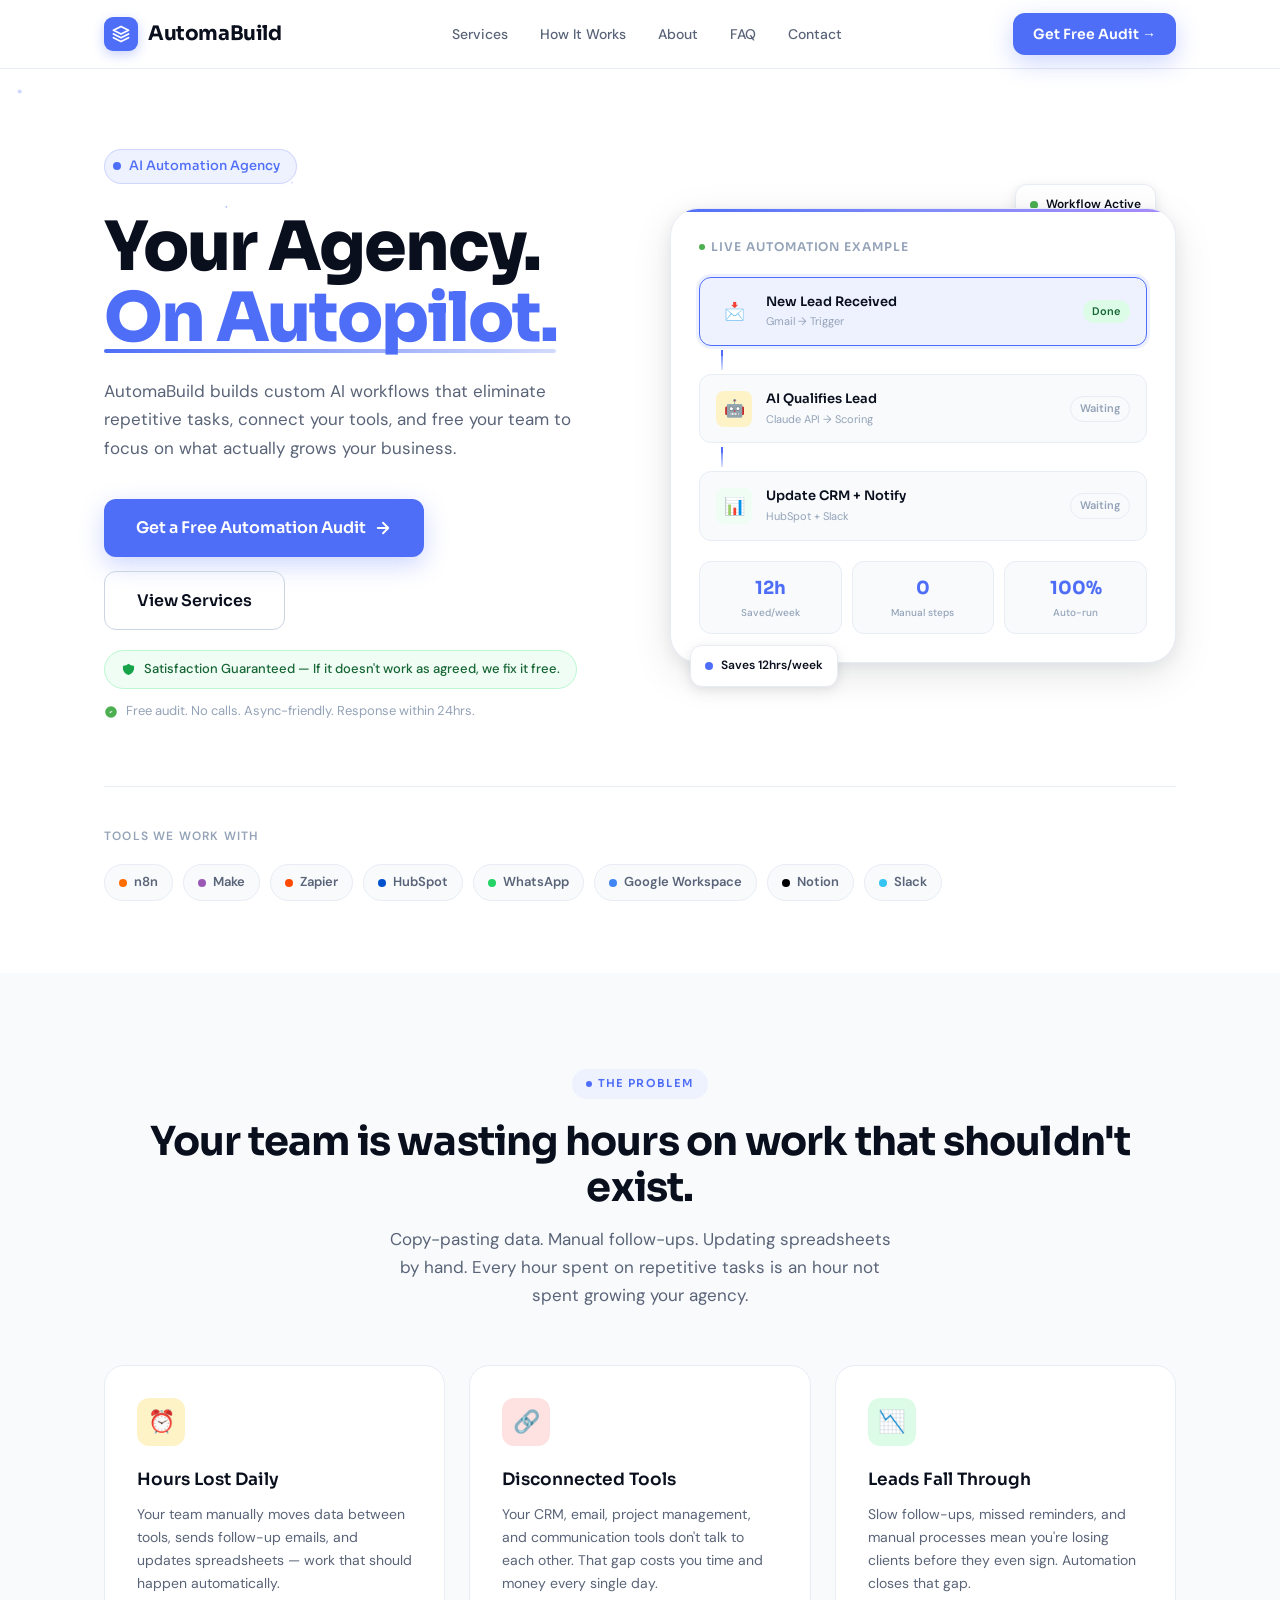
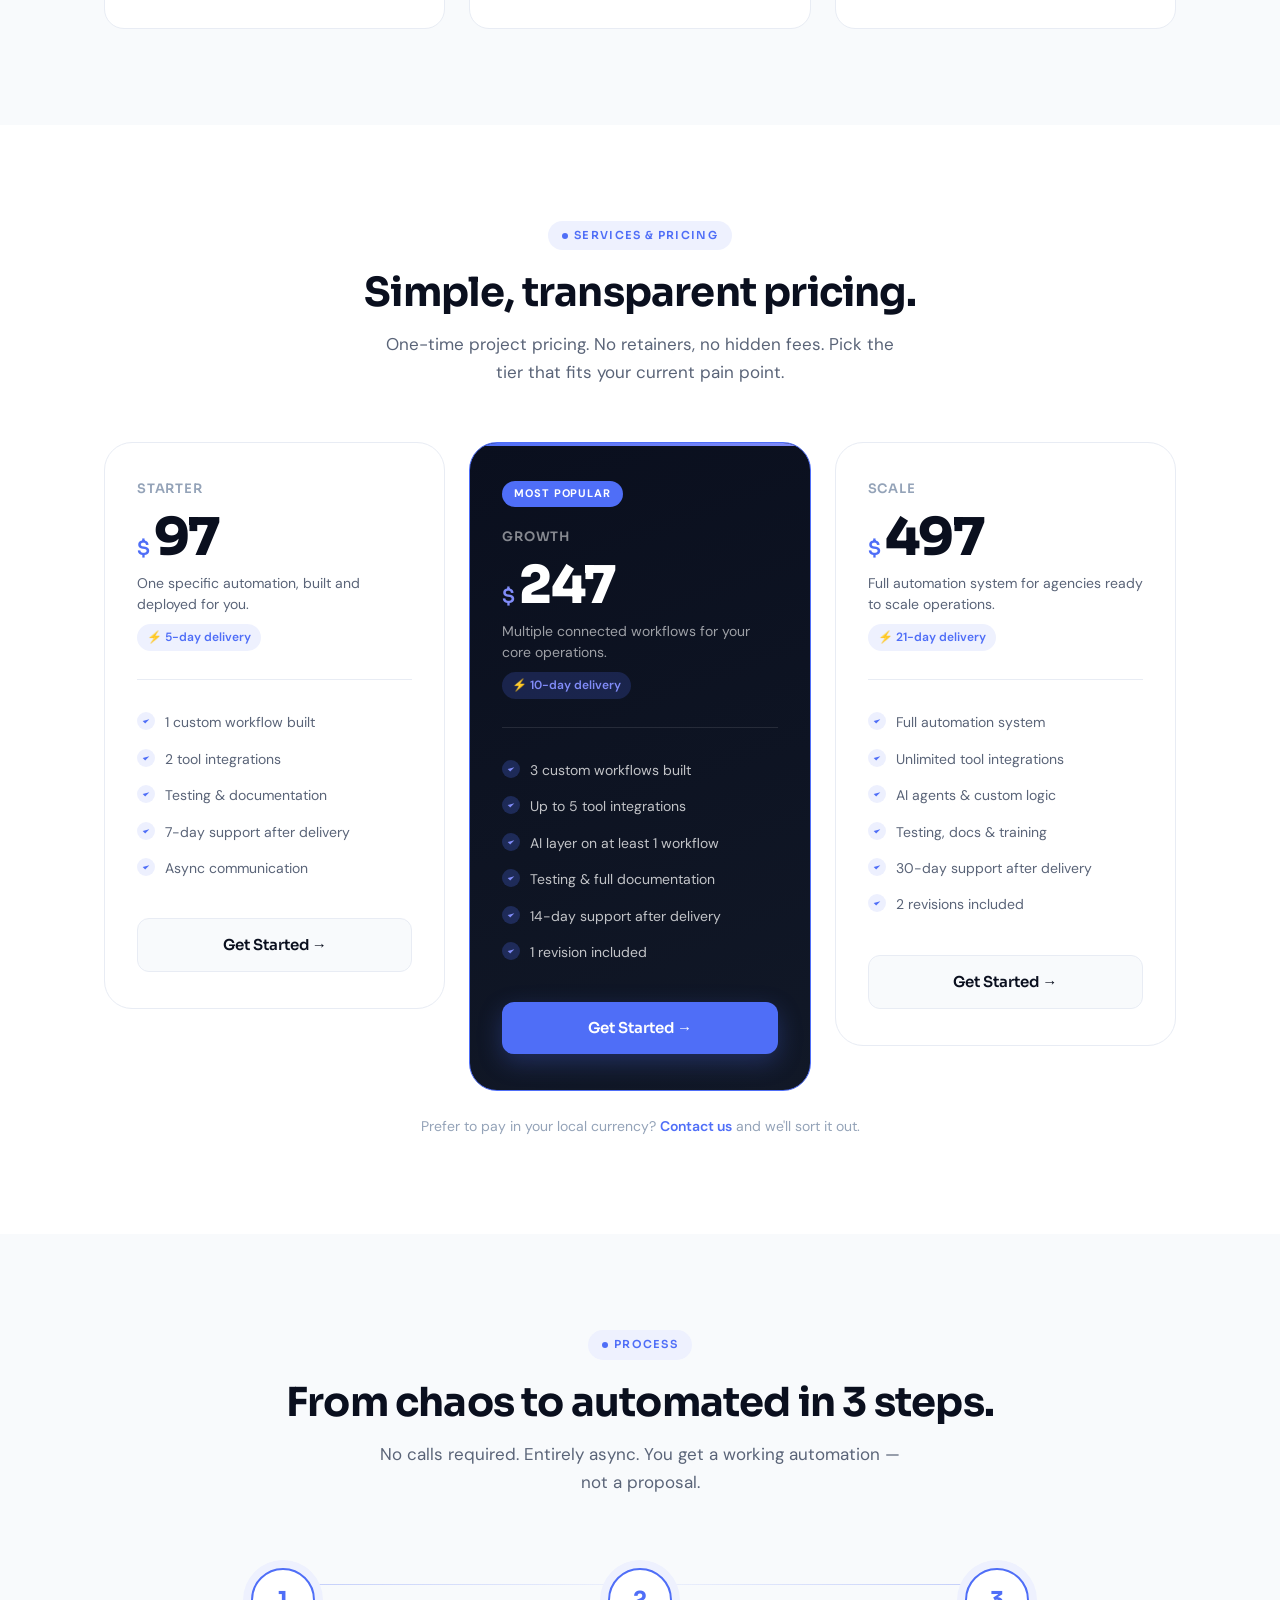
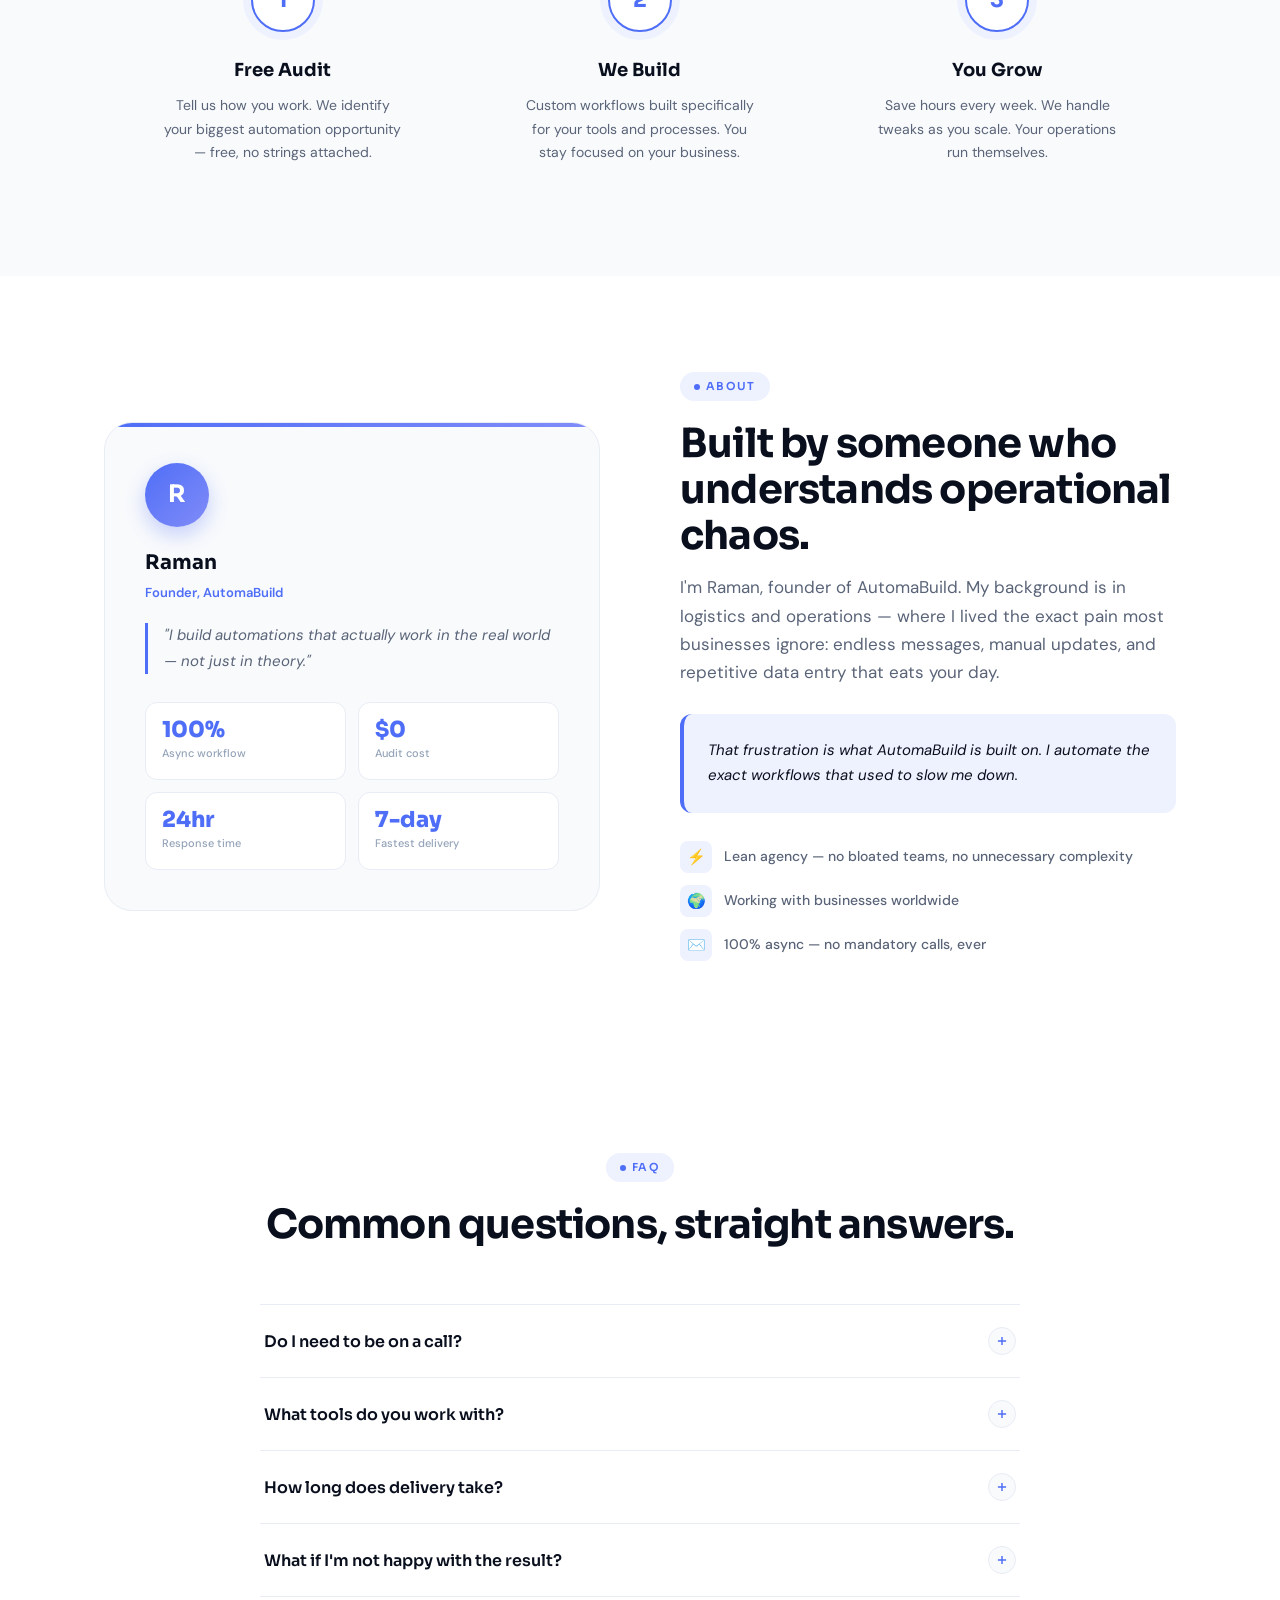
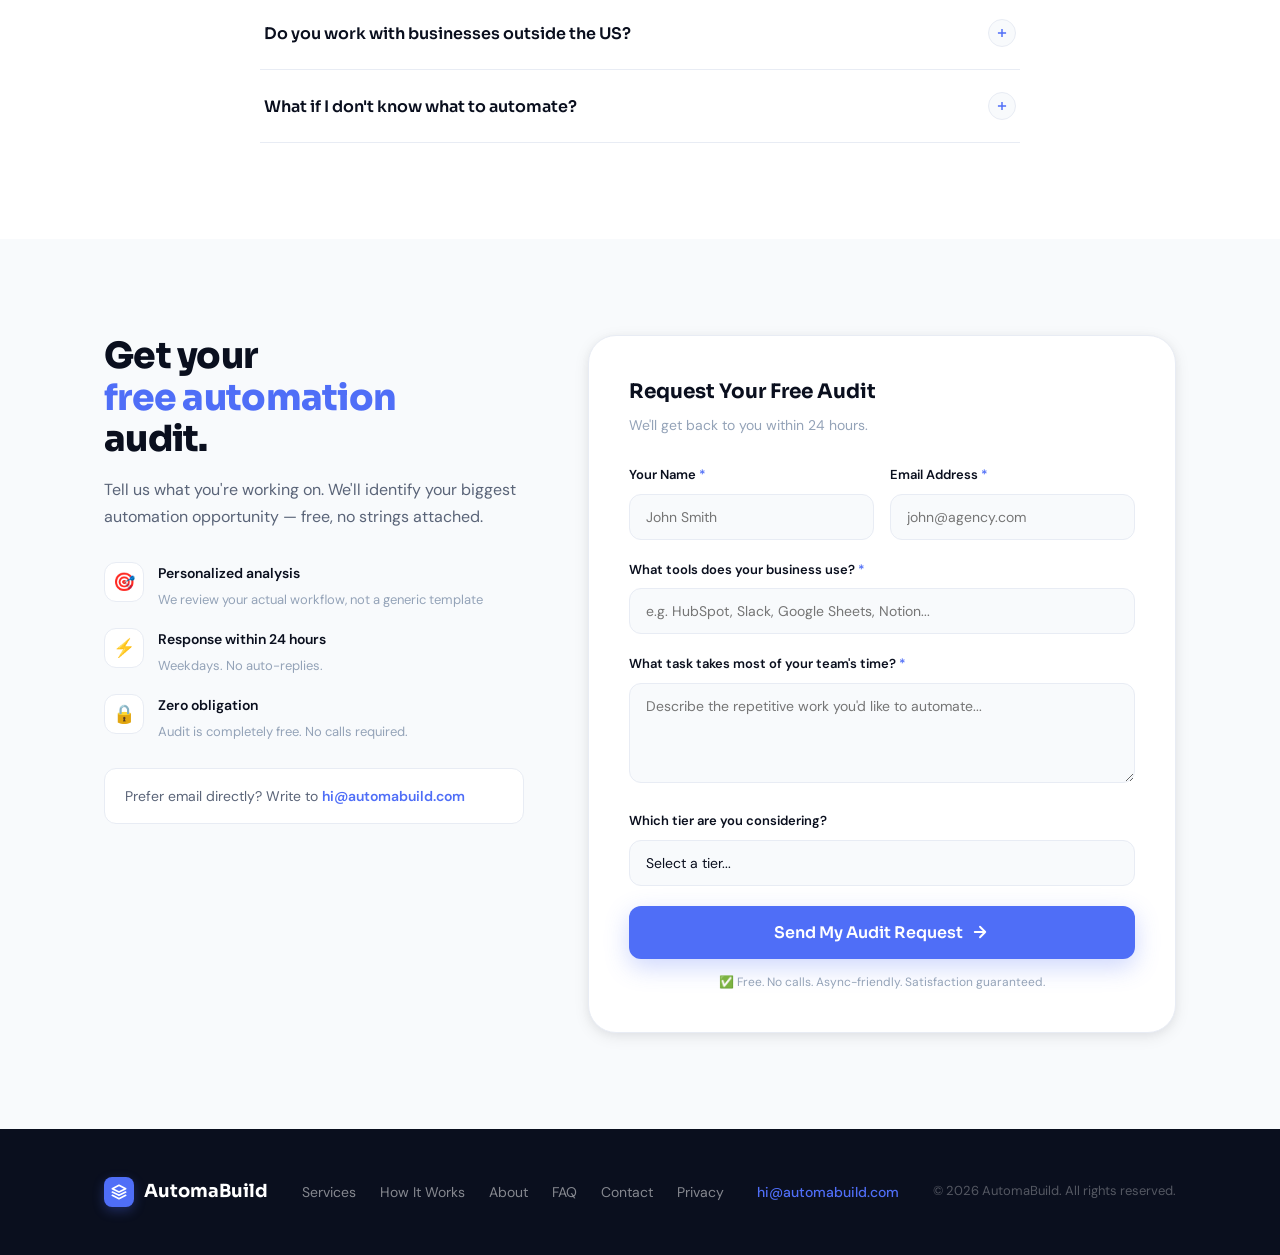
<file: index.html>
<!DOCTYPE html>
<html lang="en">
<head>
  <meta charset="UTF-8" />
  <meta name="viewport" content="width=device-width, initial-scale=1.0" />
  <title>AutomaBuild — AI Automation for Agencies</title>
  <link rel="preconnect" href="https://fonts.googleapis.com" />
  <link rel="preconnect" href="https://fonts.gstatic.com" crossorigin />
  <link href="https://fonts.googleapis.com/css2?family=Sora:wght@300;400;500;600;700;800&family=DM+Sans:ital,opsz,wght@0,9..40,300;0,9..40,400;0,9..40,500;0,9..40,600;1,9..40,400&display=swap" rel="stylesheet" />
  <style>
    *, *::before, *::after { box-sizing: border-box; margin: 0; padding: 0; }

    :root {
      --brand: #4F6EF7;
      --brand-light: #EEF1FE;
      --brand-dark: #3A56E0;
      --text-primary: #0A0F1E;
      --text-secondary: #5A6478;
      --text-muted: #94A3B8;
      --bg: #FFFFFF;
      --bg-soft: #F8FAFC;
      --bg-card: #FFFFFF;
      --border: #E8ECF4;
      --border-strong: #CBD5E1;
      --shadow-sm: 0 1px 3px rgba(10,15,30,0.06);
      --shadow-md: 0 4px 16px rgba(10,15,30,0.08), 0 2px 8px rgba(10,15,30,0.04);
      --shadow-lg: 0 12px 40px rgba(10,15,30,0.1), 0 4px 16px rgba(10,15,30,0.06);
      --shadow-brand: 0 8px 24px rgba(79,110,247,0.28);
      --radius-sm: 8px;
      --radius-md: 12px;
      --radius-lg: 20px;
      --radius-xl: 28px;
      --font-display: 'Sora', sans-serif;
      --font-body: 'DM Sans', sans-serif;
      --max-w: 1120px;
    }

    html { scroll-behavior: smooth; }
    body {
      font-family: var(--font-body);
      background: var(--bg);
      color: var(--text-primary);
      line-height: 1.6;
      -webkit-font-smoothing: antialiased;
      overflow-x: hidden;
    }
    ::-webkit-scrollbar { width: 5px; }
    ::-webkit-scrollbar-track { background: var(--bg-soft); }
    ::-webkit-scrollbar-thumb { background: var(--brand-light); border-radius: 99px; }

    .container { max-width: var(--max-w); margin: 0 auto; padding: 0 24px; }
    .section { padding: 96px 0; }
    .section-sm { padding: 64px 0; }

    .tag {
      display: inline-flex; align-items: center; gap: 6px;
      font-family: var(--font-display); font-size: 11px; font-weight: 600;
      letter-spacing: 0.12em; text-transform: uppercase;
      color: var(--brand); background: var(--brand-light);
      padding: 6px 14px; border-radius: 99px; margin-bottom: 20px;
    }
    .tag::before { content:''; width:6px; height:6px; background:var(--brand); border-radius:50%; }

    .section-title {
      font-family: var(--font-display); font-size: clamp(26px, 4vw, 40px);
      font-weight: 700; line-height: 1.15; letter-spacing: -0.02em; color: var(--text-primary);
    }
    .section-sub {
      font-size: 17px; color: var(--text-secondary); margin-top: 14px;
      max-width: 520px; line-height: 1.65;
    }
    .section-header { margin-bottom: 56px; }
    .section-header.center { text-align: center; }
    .section-header.center .section-sub { margin: 14px auto 0; }

    /* BUTTONS */
    .btn {
      display: inline-flex; align-items: center; gap: 8px;
      font-family: var(--font-display); font-size: 15px; font-weight: 600;
      padding: 14px 28px; border-radius: var(--radius-md);
      cursor: pointer; transition: all 0.2s ease;
      text-decoration: none; border: none; outline: none;
    }
    .btn-primary { background: var(--brand); color: #fff; box-shadow: var(--shadow-brand); }
    .btn-primary:hover { background: var(--brand-dark); transform: translateY(-2px); box-shadow: 0 12px 32px rgba(79,110,247,0.36); }
    .btn-outline { background: transparent; color: var(--text-primary); border: 1.5px solid var(--border-strong); }
    .btn-outline:hover { border-color: var(--brand); color: var(--brand); background: var(--brand-light); }
    .btn-lg { padding: 16px 32px; font-size: 16px; }
    .btn svg { width: 18px; height: 18px; transition: transform 0.2s; flex-shrink: 0; }
    .btn:hover svg { transform: translateX(3px); }

    /* NAVBAR */
    nav {
      position: sticky; top: 0; z-index: 100;
      background: rgba(255,255,255,0.92);
      backdrop-filter: blur(16px); -webkit-backdrop-filter: blur(16px);
      border-bottom: 1px solid var(--border);
      transition: box-shadow 0.3s;
    }
    nav.scrolled { box-shadow: var(--shadow-sm); }
    .nav-inner { display: flex; align-items: center; justify-content: space-between; height: 68px; }
    .nav-logo {
      display: flex; align-items: center; gap: 10px;
      font-family: var(--font-display); font-size: 20px; font-weight: 700;
      color: var(--text-primary); text-decoration: none; letter-spacing: -0.02em;
    }
    .logo-mark {
      width: 34px; height: 34px; background: var(--brand); border-radius: 9px;
      display: flex; align-items: center; justify-content: center;
      box-shadow: 0 4px 12px rgba(79,110,247,0.3);
    }
    .logo-mark svg { width: 18px; height: 18px; color: #fff; }
    .nav-links { display: flex; align-items: center; gap: 4px; list-style: none; }
    .nav-links a {
      font-size: 14px; font-weight: 500; color: var(--text-secondary);
      text-decoration: none; padding: 8px 14px; border-radius: var(--radius-sm);
      transition: all 0.15s;
    }
    .nav-links a:hover { color: var(--text-primary); background: var(--bg-soft); }
    .nav-actions { display: flex; align-items: center; gap: 10px; }
    .nav-cta { padding: 10px 20px; font-size: 14px; }
    .hamburger { display: none; flex-direction: column; gap: 5px; background: none; border: none; cursor: pointer; padding: 4px; }
    .hamburger span { width: 22px; height: 2px; background: var(--text-primary); border-radius: 2px; transition: all 0.3s; }
    .mobile-menu { display: none; padding: 16px 24px 24px; border-top: 1px solid var(--border); }
    .mobile-menu a { display: block; font-size: 16px; font-weight: 500; color: var(--text-secondary); text-decoration: none; padding: 14px 0; border-bottom: 1px solid var(--border); }
    .mobile-menu a:last-of-type { border-bottom: none; }
    .mobile-menu .btn { width: 100%; justify-content: center; margin-top: 16px; }
    @media(max-width:768px){.nav-links,.nav-actions{display:none;}.hamburger{display:flex;}.mobile-menu.open{display:block;}}

    /* HERO */
    .hero { position: relative; padding: 80px 0 72px; background: var(--bg); }
    canvas#particles { position: absolute; inset: 0; pointer-events: none; z-index: 0; }
    .hero-inner { display: grid; grid-template-columns: 1fr 1fr; gap: 60px; align-items: center; position: relative; z-index: 1; }
    .hero-badge {
      display: inline-flex; align-items: center; gap: 8px;
      background: var(--brand-light); border: 1px solid rgba(79,110,247,0.2);
      border-radius: 99px; padding: 6px 16px 6px 8px; margin-bottom: 28px;
    }
    .hero-badge .dot { width: 8px; height: 8px; background: var(--brand); border-radius: 50%; animation: pulse 2s ease-in-out infinite; }
    .hero-badge span { font-size: 13px; font-weight: 500; color: var(--brand); font-family: var(--font-display); }
    @keyframes pulse { 0%,100%{opacity:1;transform:scale(1);}50%{opacity:0.6;transform:scale(0.85);} }
    .hero h1 {
      font-family: var(--font-display); font-size: clamp(40px, 5.5vw, 68px);
      font-weight: 800; line-height: 1.05; letter-spacing: -0.03em;
      color: var(--text-primary); margin-bottom: 22px;
    }
    .hero h1 .accent { color: var(--brand); position: relative; display: inline-block; }
    .hero h1 .accent::after {
      content: ''; position: absolute; bottom: 2px; left: 0; right: 0; height: 4px;
      background: linear-gradient(90deg, var(--brand), rgba(79,110,247,0.25));
      border-radius: 2px;
    }
    .hero-sub { font-size: 17px; line-height: 1.7; color: var(--text-secondary); margin-bottom: 36px; max-width: 500px; }
    .hero-actions { display: flex; align-items: center; gap: 14px; flex-wrap: wrap; margin-bottom: 20px; }
    .guarantee-badge {
      display: inline-flex; align-items: center; gap: 8px;
      background: #F0FDF4; border: 1px solid #BBF7D0; border-radius: 99px;
      padding: 8px 16px; font-size: 13px; font-weight: 500; color: #166534;
    }
    .guarantee-badge svg { width: 15px; height: 15px; color: #16A34A; flex-shrink: 0; }
    .hero-note { display: flex; align-items: center; gap: 8px; font-size: 13px; color: var(--text-muted); margin-top: 12px; }
    .hero-note svg { width: 14px; height: 14px; color: #4CAF50; flex-shrink: 0; }

    /* HERO VISUAL */
    .hero-visual { position: relative; }
    .flow-card-wrapper { position: relative; padding: 24px 0; }
    .flow-card {
      background: var(--bg-card); border: 1px solid var(--border);
      border-radius: var(--radius-xl); padding: 28px;
      box-shadow: var(--shadow-lg); position: relative; overflow: hidden;
    }
    .flow-card::before {
      content: ''; position: absolute; top: 0; left: 0; right: 0; height: 3px;
      background: linear-gradient(90deg, var(--brand), #818CF8, #A78BFA);
    }
    .flow-title {
      font-family: var(--font-display); font-size: 12px; font-weight: 600;
      letter-spacing: 0.08em; text-transform: uppercase;
      color: var(--text-muted); margin-bottom: 20px;
      display: flex; align-items: center; gap: 6px;
    }
    .flow-title::before { content: ''; width: 6px; height: 6px; background: #4CAF50; border-radius: 50%; animation: pulse 1.5s infinite; }
    .flow-nodes { display: flex; flex-direction: column; gap: 0; }
    .flow-node {
      display: flex; align-items: center; gap: 14px;
      padding: 14px 16px; border-radius: var(--radius-md);
      border: 1px solid var(--border); background: var(--bg-soft);
      transition: all 0.3s;
    }
    .flow-node.active { border-color: var(--brand); background: var(--brand-light); box-shadow: 0 0 0 3px rgba(79,110,247,0.1); }
    .flow-node-icon {
      width: 36px; height: 36px; border-radius: var(--radius-sm);
      display: flex; align-items: center; justify-content: center;
      font-size: 17px; flex-shrink: 0;
    }
    .flow-node-text { flex: 1; }
    .flow-node-label { font-family: var(--font-display); font-size: 13px; font-weight: 600; color: var(--text-primary); }
    .flow-node-sub { font-size: 11px; color: var(--text-muted); margin-top: 1px; }
    .flow-node-status {
      font-size: 11px; font-weight: 600; padding: 3px 9px; border-radius: 99px;
    }
    .status-done { background: #DCFCE7; color: #166534; }
    .status-running { background: var(--brand-light); color: var(--brand); }
    .status-wait { background: var(--bg-soft); color: var(--text-muted); border: 1px solid var(--border); }
    .flow-arrow {
      display: flex; align-items: center; justify-content: flex-start;
      padding: 4px 0 4px 22px; position: relative;
    }
    .flow-arrow-line {
      width: 2px; height: 20px; background: linear-gradient(180deg, var(--brand), rgba(79,110,247,0.2));
      position: relative; overflow: hidden;
    }
    .flow-arrow-dot {
      position: absolute; width: 6px; height: 6px; background: var(--brand);
      border-radius: 50%; left: -2px;
      animation: flowDown 1.5s ease-in-out infinite;
    }
    @keyframes flowDown { 0%{top:-6px;opacity:0;}20%{opacity:1;}80%{opacity:1;}100%{top:20px;opacity:0;} }
    .flow-stats {
      display: grid; grid-template-columns: 1fr 1fr 1fr; gap: 10px; margin-top: 20px;
    }
    .flow-stat {
      background: var(--bg-soft); border: 1px solid var(--border);
      border-radius: var(--radius-md); padding: 12px; text-align: center;
    }
    .flow-stat .fs-val { font-family: var(--font-display); font-size: 18px; font-weight: 700; color: var(--brand); }
    .flow-stat .fs-label { font-size: 10px; color: var(--text-muted); margin-top: 2px; font-weight: 500; }
    .float-badge {
      position: absolute; background: var(--bg-card); border: 1px solid var(--border);
      border-radius: var(--radius-md); padding: 10px 14px;
      box-shadow: var(--shadow-md); font-size: 12px; font-weight: 600;
      color: var(--text-primary); display: flex; align-items: center; gap: 8px;
      animation: floatBadge 3s ease-in-out infinite;
    }
    .float-badge.fb1 { top: 0px; right: 20px; animation-delay: 0s; }
    .float-badge.fb2 { bottom: 0px; left: 20px; animation-delay: 1.5s; }
    @keyframes floatBadge { 0%,100%{transform:translateY(0);}50%{transform:translateY(-6px);} }
    .float-badge .fb-dot { width: 8px; height: 8px; border-radius: 50%; }

    /* TOOLS STRIP */
    .tools-strip { margin-top: 64px; padding-top: 40px; border-top: 1px solid var(--border); }
    .tools-label { font-size: 12px; font-weight: 600; letter-spacing: 0.1em; text-transform: uppercase; color: var(--text-muted); margin-bottom: 18px; }
    .tools-list { display: flex; align-items: center; gap: 10px; flex-wrap: wrap; }
    .tool-pill {
      display: flex; align-items: center; gap: 7px;
      background: var(--bg-soft); border: 1px solid var(--border);
      border-radius: 99px; padding: 7px 14px;
      font-size: 13px; font-weight: 600; color: var(--text-secondary);
      transition: all 0.2s;
    }
    .tool-pill:hover { border-color: var(--brand); color: var(--brand); background: var(--brand-light); }
    .tool-dot { width: 8px; height: 8px; border-radius: 50%; }

    /* PROBLEM */
    .problems { background: var(--bg-soft); }
    .problems-grid { display: grid; grid-template-columns: repeat(3,1fr); gap: 24px; }
    .problem-card {
      background: var(--bg-card); border: 1px solid var(--border);
      border-radius: var(--radius-lg); padding: 32px; transition: all 0.25s;
    }
    .problem-card:hover { border-color: rgba(79,110,247,0.3); box-shadow: var(--shadow-md); transform: translateY(-3px); }
    .problem-icon { width: 48px; height: 48px; border-radius: var(--radius-md); display: flex; align-items: center; justify-content: center; margin-bottom: 20px; font-size: 22px; }
    .problem-card h3 { font-family: var(--font-display); font-size: 17px; font-weight: 600; color: var(--text-primary); margin-bottom: 10px; }
    .problem-card p { font-size: 14px; color: var(--text-secondary); line-height: 1.65; }

    /* SERVICES */
    .pricing-grid { display: grid; grid-template-columns: repeat(3,1fr); gap: 24px; align-items: start; }
    .pricing-card {
      background: var(--bg-card); border: 1.5px solid var(--border);
      border-radius: var(--radius-xl); padding: 36px 32px;
      transition: all 0.3s; position: relative; overflow: hidden;
    }
    .pricing-card:hover { box-shadow: var(--shadow-lg); transform: translateY(-4px); }
    .pricing-card.featured {
      border-color: var(--brand);
      background: linear-gradient(160deg, #0A0F1E 0%, #111827 100%);
    }
    .pricing-card.featured::before {
      content: ''; position: absolute; top: 0; left: 0; right: 0; height: 3px;
      background: linear-gradient(90deg, var(--brand), #818CF8);
    }
    .featured-badge { display: inline-block; background: var(--brand); color: #fff; font-size: 11px; font-weight: 700; letter-spacing: 0.08em; text-transform: uppercase; padding: 4px 12px; border-radius: 99px; margin-bottom: 20px; }
    .pricing-tier { font-family: var(--font-display); font-size: 13px; font-weight: 600; letter-spacing: 0.06em; text-transform: uppercase; color: var(--text-muted); margin-bottom: 12px; }
    .pricing-card.featured .pricing-tier { color: rgba(255,255,255,0.5); }
    .pricing-amount { display: flex; align-items: baseline; gap: 4px; margin-bottom: 8px; }
    .pricing-amount .dollar { font-family: var(--font-display); font-size: 20px; font-weight: 600; color: var(--brand); margin-top: 4px; }
    .pricing-card.featured .pricing-amount .dollar { color: #818CF8; }
    .pricing-amount .price { font-family: var(--font-display); font-size: 52px; font-weight: 800; line-height: 1; letter-spacing: -0.03em; color: var(--text-primary); }
    .pricing-card.featured .pricing-amount .price { color: #fff; }
    .pricing-desc { font-size: 14px; color: var(--text-secondary); margin-bottom: 8px; line-height: 1.5; }
    .pricing-card.featured .pricing-desc { color: rgba(255,255,255,0.6); }
    .pricing-delivery { display: inline-flex; align-items: center; gap: 5px; font-size: 12px; font-weight: 600; color: var(--brand); background: var(--brand-light); padding: 4px 10px; border-radius: 99px; margin-bottom: 28px; }
    .pricing-card.featured .pricing-delivery { background: rgba(79,110,247,0.2); color: #818CF8; }
    .pricing-divider { height: 1px; background: var(--border); margin-bottom: 24px; }
    .pricing-card.featured .pricing-divider { background: rgba(255,255,255,0.1); }
    .pricing-features { list-style: none; margin-bottom: 32px; }
    .pricing-features li { display: flex; align-items: flex-start; gap: 10px; font-size: 14px; color: var(--text-secondary); padding: 7px 0; }
    .pricing-card.featured .pricing-features li { color: rgba(255,255,255,0.75); }
    .check { width: 18px; height: 18px; border-radius: 50%; background: rgba(79,110,247,0.1); color: var(--brand); display: flex; align-items: center; justify-content: center; flex-shrink: 0; margin-top: 1px; }
    .pricing-card.featured .check { background: rgba(79,110,247,0.25); color: #818CF8; }
    .check svg { width: 10px; height: 10px; }
    .pricing-cta { display: block; text-align: center; padding: 14px; border-radius: var(--radius-md); font-family: var(--font-display); font-size: 15px; font-weight: 600; text-decoration: none; transition: all 0.2s; cursor: pointer; border: none; width: 100%; }
    .pricing-cta-outline { background: var(--bg-soft); color: var(--text-primary); border: 1.5px solid var(--border); }
    .pricing-cta-outline:hover { background: var(--brand-light); color: var(--brand); border-color: var(--brand); }
    .pricing-cta-filled { background: var(--brand); color: #fff; box-shadow: var(--shadow-brand); }
    .pricing-cta-filled:hover { background: var(--brand-dark); box-shadow: 0 8px 28px rgba(79,110,247,0.4); }

    /* HOW IT WORKS */
    .steps { background: var(--bg-soft); }
    .steps-grid { display: grid; grid-template-columns: repeat(3,1fr); gap: 0; position: relative; }
    .steps-grid::before { content: ''; position: absolute; top: 32px; left: calc(16.66% + 32px); right: calc(16.66% + 32px); height: 1px; background: linear-gradient(90deg, var(--brand), rgba(79,110,247,0.2), var(--brand)); opacity: 0.3; }
    .step { padding: 16px 32px; text-align: center; }
    .step-num { width: 64px; height: 64px; border-radius: 50%; background: var(--bg); border: 2px solid var(--brand); display: flex; align-items: center; justify-content: center; margin: 0 auto 24px; font-family: var(--font-display); font-size: 22px; font-weight: 700; color: var(--brand); box-shadow: 0 0 0 8px var(--brand-light); position: relative; z-index: 1; }
    .step h3 { font-family: var(--font-display); font-size: 18px; font-weight: 700; color: var(--text-primary); margin-bottom: 10px; }
    .step p { font-size: 14px; color: var(--text-secondary); line-height: 1.65; max-width: 240px; margin: 0 auto; }

    /* ABOUT */
    .about-inner { display: grid; grid-template-columns: 1fr 1fr; gap: 80px; align-items: center; }
    .about-card { background: var(--bg-soft); border: 1px solid var(--border); border-radius: var(--radius-xl); padding: 40px; position: relative; overflow: hidden; }
    .about-card::before { content: ''; position: absolute; top: 0; left: 0; right: 0; height: 4px; background: linear-gradient(90deg, var(--brand), #818CF8); }
    .about-avatar { width: 64px; height: 64px; border-radius: 50%; background: linear-gradient(135deg, var(--brand), #818CF8); display: flex; align-items: center; justify-content: center; font-family: var(--font-display); font-size: 24px; font-weight: 700; color: #fff; margin-bottom: 20px; box-shadow: 0 8px 20px rgba(79,110,247,0.3); }
    .about-name { font-family: var(--font-display); font-size: 20px; font-weight: 700; color: var(--text-primary); margin-bottom: 4px; }
    .about-role { font-size: 13px; color: var(--brand); font-weight: 600; margin-bottom: 20px; }
    .about-quote { font-size: 15px; color: var(--text-secondary); line-height: 1.7; font-style: italic; border-left: 3px solid var(--brand); padding-left: 16px; }
    .about-stats { display: grid; grid-template-columns: 1fr 1fr; gap: 12px; margin-top: 28px; }
    .about-stat { background: var(--bg); border: 1px solid var(--border); border-radius: var(--radius-md); padding: 16px; }
    .about-stat .stat-val { font-family: var(--font-display); font-size: 22px; font-weight: 800; color: var(--brand); line-height: 1; }
    .about-stat .stat-label { font-size: 11px; color: var(--text-muted); margin-top: 4px; font-weight: 500; }
    .about-text .section-sub { max-width: 100%; }
    .about-text blockquote { margin-top: 28px; padding: 24px; background: var(--brand-light); border-radius: var(--radius-md); border-left: 4px solid var(--brand); }
    .about-text blockquote p { font-size: 15px; color: var(--text-primary); line-height: 1.7; font-style: italic; }
    .about-values { display: flex; flex-direction: column; gap: 12px; margin-top: 28px; }
    .about-value { display: flex; align-items: center; gap: 12px; font-size: 14px; color: var(--text-secondary); font-weight: 500; }
    .v-icon { width: 32px; height: 32px; border-radius: var(--radius-sm); background: var(--brand-light); display: flex; align-items: center; justify-content: center; flex-shrink: 0; font-size: 15px; }

    /* FAQ */
    .faq { background: var(--bg); }
    .faq-list { display: flex; flex-direction: column; gap: 0; max-width: 760px; margin: 0 auto; }
    .faq-item { border-bottom: 1px solid var(--border); }
    .faq-item:first-child { border-top: 1px solid var(--border); }
    .faq-q {
      width: 100%; background: none; border: none; cursor: pointer;
      display: flex; align-items: center; justify-content: space-between;
      padding: 22px 4px; gap: 16px; text-align: left;
    }
    .faq-q span { font-family: var(--font-display); font-size: 16px; font-weight: 600; color: var(--text-primary); }
    .faq-icon { width: 28px; height: 28px; border-radius: 50%; background: var(--bg-soft); border: 1px solid var(--border); display: flex; align-items: center; justify-content: center; flex-shrink: 0; transition: all 0.3s; }
    .faq-icon svg { width: 14px; height: 14px; color: var(--brand); transition: transform 0.3s; }
    .faq-item.open .faq-icon { background: var(--brand-light); border-color: var(--brand); }
    .faq-item.open .faq-icon svg { transform: rotate(45deg); }
    .faq-a { max-height: 0; overflow: hidden; transition: max-height 0.35s ease, padding 0.3s; }
    .faq-item.open .faq-a { max-height: 200px; }
    .faq-a p { font-size: 15px; color: var(--text-secondary); line-height: 1.7; padding: 0 4px 22px; }

    /* CONTACT */
    .contact { background: var(--bg-soft); }
    .contact-inner { display: grid; grid-template-columns: 1fr 1.4fr; gap: 64px; align-items: start; }
    .contact-info h2 { font-family: var(--font-display); font-size: 36px; font-weight: 800; line-height: 1.15; letter-spacing: -0.02em; margin-bottom: 16px; }
    .contact-info h2 span { color: var(--brand); }
    .contact-info p { font-size: 16px; color: var(--text-secondary); line-height: 1.7; margin-bottom: 32px; }
    .contact-promises { display: flex; flex-direction: column; gap: 16px; }
    .promise { display: flex; align-items: flex-start; gap: 14px; }
    .promise-icon { width: 40px; height: 40px; border-radius: var(--radius-md); background: var(--bg); border: 1px solid var(--border); display: flex; align-items: center; justify-content: center; font-size: 18px; flex-shrink: 0; }
    .promise-text strong { display: block; font-size: 14px; font-weight: 600; color: var(--text-primary); margin-bottom: 2px; }
    .promise-text span { font-size: 13px; color: var(--text-muted); }
    .contact-email-alt { margin-top: 24px; padding: 16px 20px; background: var(--bg); border: 1px solid var(--border); border-radius: var(--radius-md); font-size: 14px; color: var(--text-secondary); }
    .contact-email-alt a { color: var(--brand); font-weight: 600; text-decoration: none; }
    .contact-email-alt a:hover { text-decoration: underline; }

    .contact-form-wrap { background: var(--bg-card); border: 1px solid var(--border); border-radius: var(--radius-xl); padding: 40px; box-shadow: var(--shadow-md); }
    .form-title { font-family: var(--font-display); font-size: 20px; font-weight: 700; color: var(--text-primary); margin-bottom: 6px; }
    .form-sub { font-size: 14px; color: var(--text-muted); margin-bottom: 28px; }
    .form-group { margin-bottom: 20px; }
    .form-row { display: grid; grid-template-columns: 1fr 1fr; gap: 16px; }
    .form-group label { display: block; font-size: 13px; font-weight: 600; color: var(--text-primary); margin-bottom: 8px; }
    .form-group label span { color: var(--brand); }
    .form-group input, .form-group textarea, .form-group select {
      width: 100%; padding: 13px 16px; border: 1.5px solid var(--border); border-radius: var(--radius-md);
      background: var(--bg-soft); color: var(--text-primary); font-family: var(--font-body); font-size: 14px; transition: all 0.2s; outline: none; appearance: none;
    }
    .form-group input:focus, .form-group textarea:focus, .form-group select:focus { border-color: var(--brand); background: var(--bg); box-shadow: 0 0 0 4px rgba(79,110,247,0.1); }
    .form-group textarea { resize: vertical; min-height: 100px; }
    .form-submit { width: 100%; padding: 16px; background: var(--brand); color: #fff; border: none; border-radius: var(--radius-md); font-family: var(--font-display); font-size: 16px; font-weight: 600; cursor: pointer; transition: all 0.2s; display: flex; align-items: center; justify-content: center; gap: 8px; box-shadow: var(--shadow-brand); }
    .form-submit:hover { background: var(--brand-dark); transform: translateY(-2px); box-shadow: 0 12px 28px rgba(79,110,247,0.36); }
    .form-submit svg { width: 18px; height: 18px; }
    .form-note { text-align: center; font-size: 12px; color: var(--text-muted); margin-top: 14px; display: flex; align-items: center; justify-content: center; gap: 5px; }

    /* FOOTER */
    footer { background: #0A0F1E; color: rgba(255,255,255,0.6); padding: 48px 0; }
    .footer-inner { display: flex; align-items: center; justify-content: space-between; flex-wrap: wrap; gap: 20px; }
    .footer-logo { display: flex; align-items: center; gap: 10px; font-family: var(--font-display); font-size: 18px; font-weight: 700; color: #fff; text-decoration: none; }
    .footer-logo .logo-mark { width: 30px; height: 30px; background: var(--brand); border-radius: 8px; display: flex; align-items: center; justify-content: center; }
    .footer-logo .logo-mark svg { width: 16px; height: 16px; color: #fff; }
    .footer-links { display: flex; gap: 24px; }
    .footer-links a { font-size: 14px; color: rgba(255,255,255,0.5); text-decoration: none; transition: color 0.15s; }
    .footer-links a:hover { color: #fff; }
    .footer-copy { font-size: 13px; color: rgba(255,255,255,0.3); }
    .footer-email { font-size: 14px; color: var(--brand); font-weight: 500; text-decoration: none; }
    .footer-email:hover { text-decoration: underline; }

    /* ANIMATIONS */
    .fade-up { opacity: 0; transform: translateY(24px); transition: opacity 0.6s ease, transform 0.6s ease; }
    .fade-up.visible { opacity: 1; transform: translateY(0); }
    .fade-up-d1 { transition-delay: 0.1s; }
    .fade-up-d2 { transition-delay: 0.2s; }
    .fade-up-d3 { transition-delay: 0.3s; }

    /* RESPONSIVE */
    @media(max-width:1024px){
      .hero-inner { grid-template-columns: 1fr; gap: 48px; }
      .hero-visual { max-width: 480px; margin: 0 auto; }
      .about-inner { grid-template-columns: 1fr; gap: 48px; }
      .contact-inner { grid-template-columns: 1fr; gap: 48px; }
    }
    @media(max-width:768px){
      .section { padding: 72px 0; }
      .problems-grid { grid-template-columns: 1fr; gap: 16px; }
      .pricing-grid { grid-template-columns: 1fr; gap: 20px; }
      .steps-grid { grid-template-columns: 1fr; }
      .steps-grid::before { display: none; }
      .step { padding: 16px; }
      .hero h1 { font-size: 40px; }
      .hero-actions { flex-direction: column; align-items: flex-start; }
      .btn-lg { width: 100%; justify-content: center; }
      .form-row { grid-template-columns: 1fr; }
      .footer-inner { flex-direction: column; align-items: flex-start; }
      .footer-links { flex-wrap: wrap; gap: 16px; }
      .about-stats { grid-template-columns: 1fr 1fr; }
    }
  </style>
</head>
<body>

<!-- NAVBAR -->
<nav id="navbar">
  <div class="container">
    <div class="nav-inner">
      <a href="#" class="nav-logo">
        <div class="logo-mark">
          <svg viewBox="0 0 24 24" fill="none" stroke="currentColor" stroke-width="2.5" stroke-linecap="round" stroke-linejoin="round"><path d="M12 2L2 7l10 5 10-5-10-5z"/><path d="M2 17l10 5 10-5"/><path d="M2 12l10 5 10-5"/></svg>
        </div>
        AutomaBuild
      </a>
      <ul class="nav-links">
        <li><a href="#services">Services</a></li>
        <li><a href="#how-it-works">How It Works</a></li>
        <li><a href="#about">About</a></li>
        <li><a href="#faq">FAQ</a></li>
        <li><a href="#contact">Contact</a></li>
      </ul>
      <div class="nav-actions">
        <a href="#contact" class="btn btn-primary nav-cta">Get Free Audit →</a>
      </div>
      <button class="hamburger" onclick="toggleMenu()" aria-label="Toggle menu">
        <span></span><span></span><span></span>
      </button>
    </div>
    <div class="mobile-menu" id="mobileMenu">
      <a href="#services" onclick="toggleMenu()">Services</a>
      <a href="#how-it-works" onclick="toggleMenu()">How It Works</a>
      <a href="#about" onclick="toggleMenu()">About</a>
      <a href="#faq" onclick="toggleMenu()">FAQ</a>
      <a href="#contact" onclick="toggleMenu()">Contact</a>
      <a href="#contact" class="btn btn-primary" onclick="toggleMenu()">Get Free Audit →</a>
    </div>
  </div>
</nav>

<!-- HERO -->
<section class="hero" id="home">
  <canvas id="particles"></canvas>
  <div class="container">
    <div class="hero-inner">
      <div class="hero-left">
        <div class="hero-badge">
          <span class="dot"></span>
          <span>AI Automation Agency</span>
        </div>
        <h1>Your Agency.<br/><span class="accent">On Autopilot.</span></h1>
        <p class="hero-sub">AutomaBuild builds custom AI workflows that eliminate repetitive tasks, connect your tools, and free your team to focus on what actually grows your business.</p>
        <div class="hero-actions">
          <a href="#contact" class="btn btn-primary btn-lg">
            Get a Free Automation Audit
            <svg viewBox="0 0 24 24" fill="none" stroke="currentColor" stroke-width="2.5" stroke-linecap="round" stroke-linejoin="round"><path d="M5 12h14M12 5l7 7-7 7"/></svg>
          </a>
          <a href="#services" class="btn btn-outline btn-lg">View Services</a>
        </div>
        <div class="guarantee-badge">
          <svg viewBox="0 0 24 24" fill="currentColor"><path d="M9 12l2 2 4-4m5.618-4.016A11.955 11.955 0 0112 2.944a11.955 11.955 0 01-8.618 3.04A12.02 12.02 0 003 9c0 5.591 3.824 10.29 9 11.622 5.176-1.332 9-6.03 9-11.622 0-1.042-.133-2.052-.382-3.016z"/></svg>
          Satisfaction Guaranteed — If it doesn't work as agreed, we fix it free.
        </div>
        <p class="hero-note">
          <svg viewBox="0 0 24 24" fill="currentColor"><circle cx="12" cy="12" r="10"/><path fill="white" d="M9 12l2 2 4-4"/></svg>
          Free audit. No calls. Async-friendly. Response within 24hrs.
        </p>
      </div>

      <!-- ANIMATED WORKFLOW VISUAL -->
      <div class="hero-visual fade-up fade-up-d1">
        <div class="flow-card-wrapper">
        <div class="float-badge fb1">
          <span class="fb-dot" style="background:#4CAF50"></span>
          Workflow Active
        </div>
        <div class="flow-card">
          <div class="flow-title">Live Automation Example</div>
          <div class="flow-nodes">
            <div class="flow-node active">
              <div class="flow-node-icon" style="background:#EEF1FE">📩</div>
              <div class="flow-node-text">
                <div class="flow-node-label">New Lead Received</div>
                <div class="flow-node-sub">Gmail → Trigger</div>
              </div>
              <span class="flow-node-status status-done">Done</span>
            </div>
            <div class="flow-arrow"><div class="flow-arrow-line"><div class="flow-arrow-dot"></div></div></div>
            <div class="flow-node active">
              <div class="flow-node-icon" style="background:#FEF3C7">🤖</div>
              <div class="flow-node-text">
                <div class="flow-node-label">AI Qualifies Lead</div>
                <div class="flow-node-sub">Claude API → Scoring</div>
              </div>
              <span class="flow-node-status status-running">Running</span>
            </div>
            <div class="flow-arrow"><div class="flow-arrow-line"><div class="flow-arrow-dot" style="animation-delay:0.5s"></div></div></div>
            <div class="flow-node">
              <div class="flow-node-icon" style="background:#F0FDF4">📊</div>
              <div class="flow-node-text">
                <div class="flow-node-label">Update CRM + Notify</div>
                <div class="flow-node-sub">HubSpot + Slack</div>
              </div>
              <span class="flow-node-status status-wait">Waiting</span>
            </div>
          </div>
          <div class="flow-stats">
            <div class="flow-stat"><div class="fs-val">12h</div><div class="fs-label">Saved/week</div></div>
            <div class="flow-stat"><div class="fs-val">0</div><div class="fs-label">Manual steps</div></div>
            <div class="flow-stat"><div class="fs-val">100%</div><div class="fs-label">Auto-run</div></div>
          </div>
        </div>
        <div class="float-badge fb2">
          <span class="fb-dot" style="background:var(--brand)"></span>
          Saves 12hrs/week
        </div>
        </div><!-- end flow-card-wrapper -->
      </div>
    </div>

    <div class="tools-strip">
      <p class="tools-label">Tools we work with</p>
      <div class="tools-list">
        <div class="tool-pill"><span class="tool-dot" style="background:#FF6D00"></span>n8n</div>
        <div class="tool-pill"><span class="tool-dot" style="background:#9B59B6"></span>Make</div>
        <div class="tool-pill"><span class="tool-dot" style="background:#FF4A00"></span>Zapier</div>
        <div class="tool-pill"><span class="tool-dot" style="background:#0052CC"></span>HubSpot</div>
        <div class="tool-pill"><span class="tool-dot" style="background:#25D366"></span>WhatsApp</div>
        <div class="tool-pill"><span class="tool-dot" style="background:#4285F4"></span>Google Workspace</div>
        <div class="tool-pill"><span class="tool-dot" style="background:#000"></span>Notion</div>
        <div class="tool-pill"><span class="tool-dot" style="background:#36C5F0"></span>Slack</div>
      </div>
    </div>
  </div>
</section>

<!-- PROBLEM -->
<section class="section problems" id="problem">
  <div class="container">
    <div class="section-header center">
      <div class="tag">The Problem</div>
      <h2 class="section-title">Your team is wasting hours on work that shouldn't exist.</h2>
      <p class="section-sub">Copy-pasting data. Manual follow-ups. Updating spreadsheets by hand. Every hour spent on repetitive tasks is an hour not spent growing your agency.</p>
    </div>
    <div class="problems-grid">
      <div class="problem-card fade-up">
        <div class="problem-icon" style="background:#FEF3C7">⏰</div>
        <h3>Hours Lost Daily</h3>
        <p>Your team manually moves data between tools, sends follow-up emails, and updates spreadsheets — work that should happen automatically.</p>
      </div>
      <div class="problem-card fade-up fade-up-d1">
        <div class="problem-icon" style="background:#FEE2E2">🔗</div>
        <h3>Disconnected Tools</h3>
        <p>Your CRM, email, project management, and communication tools don't talk to each other. That gap costs you time and money every single day.</p>
      </div>
      <div class="problem-card fade-up fade-up-d2">
        <div class="problem-icon" style="background:#DCFCE7">📉</div>
        <h3>Leads Fall Through</h3>
        <p>Slow follow-ups, missed reminders, and manual processes mean you're losing clients before they even sign. Automation closes that gap.</p>
      </div>
    </div>
  </div>
</section>

<!-- SERVICES -->
<section class="section" id="services">
  <div class="container">
    <div class="section-header center">
      <div class="tag">Services & Pricing</div>
      <h2 class="section-title">Simple, transparent pricing.</h2>
      <p class="section-sub">One-time project pricing. No retainers, no hidden fees. Pick the tier that fits your current pain point.</p>
    </div>
    <div class="pricing-grid">
      <div class="pricing-card fade-up">
        <p class="pricing-tier">Starter</p>
        <div class="pricing-amount"><span class="dollar">$</span><span class="price">97</span></div>
        <p class="pricing-desc">One specific automation, built and deployed for you.</p>
        <div class="pricing-delivery">⚡ 5-day delivery</div>
        <div class="pricing-divider"></div>
        <ul class="pricing-features">
          <li><span class="check"><svg viewBox="0 0 12 12" fill="currentColor"><path d="M2 6l3 3 5-5"/></svg></span>1 custom workflow built</li>
          <li><span class="check"><svg viewBox="0 0 12 12" fill="currentColor"><path d="M2 6l3 3 5-5"/></svg></span>2 tool integrations</li>
          <li><span class="check"><svg viewBox="0 0 12 12" fill="currentColor"><path d="M2 6l3 3 5-5"/></svg></span>Testing & documentation</li>
          <li><span class="check"><svg viewBox="0 0 12 12" fill="currentColor"><path d="M2 6l3 3 5-5"/></svg></span>7-day support after delivery</li>
          <li><span class="check"><svg viewBox="0 0 12 12" fill="currentColor"><path d="M2 6l3 3 5-5"/></svg></span>Async communication</li>
        </ul>
        <a href="#contact" class="pricing-cta pricing-cta-outline">Get Started →</a>
      </div>
      <div class="pricing-card featured fade-up fade-up-d1">
        <span class="featured-badge">Most Popular</span>
        <p class="pricing-tier">Growth</p>
        <div class="pricing-amount"><span class="dollar">$</span><span class="price">247</span></div>
        <p class="pricing-desc">Multiple connected workflows for your core operations.</p>
        <div class="pricing-delivery">⚡ 10-day delivery</div>
        <div class="pricing-divider"></div>
        <ul class="pricing-features">
          <li><span class="check"><svg viewBox="0 0 12 12" fill="currentColor"><path d="M2 6l3 3 5-5"/></svg></span>3 custom workflows built</li>
          <li><span class="check"><svg viewBox="0 0 12 12" fill="currentColor"><path d="M2 6l3 3 5-5"/></svg></span>Up to 5 tool integrations</li>
          <li><span class="check"><svg viewBox="0 0 12 12" fill="currentColor"><path d="M2 6l3 3 5-5"/></svg></span>AI layer on at least 1 workflow</li>
          <li><span class="check"><svg viewBox="0 0 12 12" fill="currentColor"><path d="M2 6l3 3 5-5"/></svg></span>Testing & full documentation</li>
          <li><span class="check"><svg viewBox="0 0 12 12" fill="currentColor"><path d="M2 6l3 3 5-5"/></svg></span>14-day support after delivery</li>
          <li><span class="check"><svg viewBox="0 0 12 12" fill="currentColor"><path d="M2 6l3 3 5-5"/></svg></span>1 revision included</li>
        </ul>
        <a href="#contact" class="pricing-cta pricing-cta-filled">Get Started →</a>
      </div>
      <div class="pricing-card fade-up fade-up-d2">
        <p class="pricing-tier">Scale</p>
        <div class="pricing-amount"><span class="dollar">$</span><span class="price">497</span></div>
        <p class="pricing-desc">Full automation system for agencies ready to scale operations.</p>
        <div class="pricing-delivery">⚡ 21-day delivery</div>
        <div class="pricing-divider"></div>
        <ul class="pricing-features">
          <li><span class="check"><svg viewBox="0 0 12 12" fill="currentColor"><path d="M2 6l3 3 5-5"/></svg></span>Full automation system</li>
          <li><span class="check"><svg viewBox="0 0 12 12" fill="currentColor"><path d="M2 6l3 3 5-5"/></svg></span>Unlimited tool integrations</li>
          <li><span class="check"><svg viewBox="0 0 12 12" fill="currentColor"><path d="M2 6l3 3 5-5"/></svg></span>AI agents & custom logic</li>
          <li><span class="check"><svg viewBox="0 0 12 12" fill="currentColor"><path d="M2 6l3 3 5-5"/></svg></span>Testing, docs & training</li>
          <li><span class="check"><svg viewBox="0 0 12 12" fill="currentColor"><path d="M2 6l3 3 5-5"/></svg></span>30-day support after delivery</li>
          <li><span class="check"><svg viewBox="0 0 12 12" fill="currentColor"><path d="M2 6l3 3 5-5"/></svg></span>2 revisions included</li>
        </ul>
        <a href="#contact" class="pricing-cta pricing-cta-outline">Get Started →</a>
      </div>
    </div>
    <p style="text-align:center;margin-top:24px;font-size:14px;color:var(--text-muted)">
      Prefer to pay in your local currency? <a href="mailto:hi@automabuild.com" style="color:var(--brand);font-weight:600;text-decoration:none">Contact us</a> and we'll sort it out.
    </p>
  </div>
</section>

<!-- HOW IT WORKS -->
<section class="section steps" id="how-it-works">
  <div class="container">
    <div class="section-header center">
      <div class="tag">Process</div>
      <h2 class="section-title">From chaos to automated in 3 steps.</h2>
      <p class="section-sub">No calls required. Entirely async. You get a working automation — not a proposal.</p>
    </div>
    <div class="steps-grid">
      <div class="step fade-up">
        <div class="step-num">1</div>
        <h3>Free Audit</h3>
        <p>Tell us how you work. We identify your biggest automation opportunity — free, no strings attached.</p>
      </div>
      <div class="step fade-up fade-up-d1">
        <div class="step-num">2</div>
        <h3>We Build</h3>
        <p>Custom workflows built specifically for your tools and processes. You stay focused on your business.</p>
      </div>
      <div class="step fade-up fade-up-d2">
        <div class="step-num">3</div>
        <h3>You Grow</h3>
        <p>Save hours every week. We handle tweaks as you scale. Your operations run themselves.</p>
      </div>
    </div>
  </div>
</section>

<!-- ABOUT -->
<section class="section" id="about">
  <div class="container">
    <div class="about-inner">
      <div class="about-visual fade-up">
        <div class="about-card">
          <div class="about-avatar">R</div>
          <div class="about-name">Raman</div>
          <div class="about-role">Founder, AutomaBuild</div>
          <p class="about-quote">"I build automations that actually work in the real world — not just in theory."</p>
          <div class="about-stats">
            <div class="about-stat"><div class="stat-val">100%</div><div class="stat-label">Async workflow</div></div>
            <div class="about-stat"><div class="stat-val">$0</div><div class="stat-label">Audit cost</div></div>
            <div class="about-stat"><div class="stat-val">24hr</div><div class="stat-label">Response time</div></div>
            <div class="about-stat"><div class="stat-val">7-day</div><div class="stat-label">Fastest delivery</div></div>
          </div>
        </div>
      </div>
      <div class="about-text fade-up fade-up-d1">
        <div class="tag">About</div>
        <h2 class="section-title">Built by someone who understands operational chaos.</h2>
        <p class="section-sub">I'm Raman, founder of AutomaBuild. My background is in logistics and operations — where I lived the exact pain most businesses ignore: endless messages, manual updates, and repetitive data entry that eats your day.</p>
        <blockquote><p>That frustration is what AutomaBuild is built on. I automate the exact workflows that used to slow me down.</p></blockquote>
        <div class="about-values">
          <div class="about-value"><span class="v-icon">⚡</span>Lean agency — no bloated teams, no unnecessary complexity</div>
          <div class="about-value"><span class="v-icon">🌍</span>Working with businesses worldwide</div>
          <div class="about-value"><span class="v-icon">✉️</span>100% async — no mandatory calls, ever</div>
        </div>
      </div>
    </div>
  </div>
</section>

<!-- FAQ -->
<section class="section faq" id="faq">
  <div class="container">
    <div class="section-header center">
      <div class="tag">FAQ</div>
      <h2 class="section-title">Common questions, straight answers.</h2>
    </div>
    <div class="faq-list">
      <div class="faq-item">
        <button class="faq-q" onclick="toggleFaq(this)">
          <span>Do I need to be on a call?</span>
          <div class="faq-icon"><svg viewBox="0 0 24 24" fill="none" stroke="currentColor" stroke-width="2.5"><path d="M12 5v14M5 12h14"/></svg></div>
        </button>
        <div class="faq-a"><p>No. The entire process is async — email only. No Zoom calls, no scheduling, no back-and-forth across time zones. You fill out the audit form, we reply with our analysis, and we build from there.</p></div>
      </div>
      <div class="faq-item">
        <button class="faq-q" onclick="toggleFaq(this)">
          <span>What tools do you work with?</span>
          <div class="faq-icon"><svg viewBox="0 0 24 24" fill="none" stroke="currentColor" stroke-width="2.5"><path d="M12 5v14M5 12h14"/></svg></div>
        </button>
        <div class="faq-a"><p>We work with n8n, Make, Zapier, Google Workspace, Notion, Slack, HubSpot, WhatsApp, Airtable, and most major business tools. If your tool has an API or a Zapier integration, we can automate it.</p></div>
      </div>
      <div class="faq-item">
        <button class="faq-q" onclick="toggleFaq(this)">
          <span>How long does delivery take?</span>
          <div class="faq-icon"><svg viewBox="0 0 24 24" fill="none" stroke="currentColor" stroke-width="2.5"><path d="M12 5v14M5 12h14"/></svg></div>
        </button>
        <div class="faq-a"><p>Starter: 5 business days. Growth: 10 business days. Scale: 21 business days. The clock starts after you've confirmed the workflow scope and we've received all necessary access.</p></div>
      </div>
      <div class="faq-item">
        <button class="faq-q" onclick="toggleFaq(this)">
          <span>What if I'm not happy with the result?</span>
          <div class="faq-icon"><svg viewBox="0 0 24 24" fill="none" stroke="currentColor" stroke-width="2.5"><path d="M12 5v14M5 12h14"/></svg></div>
        </button>
        <div class="faq-a"><p>If the automation doesn't work as agreed, we fix it free. Growth includes 1 revision, Scale includes 2. We're not done until it works exactly as scoped.</p></div>
      </div>
      <div class="faq-item">
        <button class="faq-q" onclick="toggleFaq(this)">
          <span>Do you work with businesses outside the US?</span>
          <div class="faq-icon"><svg viewBox="0 0 24 24" fill="none" stroke="currentColor" stroke-width="2.5"><path d="M12 5v14M5 12h14"/></svg></div>
        </button>
        <div class="faq-a"><p>Yes — we work with businesses worldwide. Canada, Europe, UK, Japan, Philippines, Australia, or anywhere else. All communication is in English, fully async, so time zones never matter.</p></div>
      </div>
      <div class="faq-item">
        <button class="faq-q" onclick="toggleFaq(this)">
          <span>What if I don't know what to automate?</span>
          <div class="faq-icon"><svg viewBox="0 0 24 24" fill="none" stroke="currentColor" stroke-width="2.5"><path d="M12 5v14M5 12h14"/></svg></div>
        </button>
        <div class="faq-a"><p>That's exactly what the free audit is for. Tell us your tools and your biggest time-consuming tasks — we'll map out what can be automated and what the impact would be. No commitment required.</p></div>
      </div>
    </div>
  </div>
</section>

<!-- CONTACT -->
<section class="section contact" id="contact">
  <div class="container">
    <div class="contact-inner">
      <div class="contact-info fade-up">
        <h2>Get your<br/><span>free automation</span><br/>audit.</h2>
        <p>Tell us what you're working on. We'll identify your biggest automation opportunity — free, no strings attached.</p>
        <div class="contact-promises">
          <div class="promise">
            <div class="promise-icon">🎯</div>
            <div class="promise-text"><strong>Personalized analysis</strong><span>We review your actual workflow, not a generic template</span></div>
          </div>
          <div class="promise">
            <div class="promise-icon">⚡</div>
            <div class="promise-text"><strong>Response within 24 hours</strong><span>Weekdays. No auto-replies.</span></div>
          </div>
          <div class="promise">
            <div class="promise-icon">🔒</div>
            <div class="promise-text"><strong>Zero obligation</strong><span>Audit is completely free. No calls required.</span></div>
          </div>
        </div>
        <div class="contact-email-alt">
          Prefer email directly? Write to <a href="mailto:hi@automabuild.com">hi@automabuild.com</a>
        </div>
      </div>
      <div class="contact-form-wrap fade-up fade-up-d1">
        <div class="form-title">Request Your Free Audit</div>
        <div class="form-sub">We'll get back to you within 24 hours.</div>
        <form name="contact" method="POST" data-netlify="true" netlify-honeypot="bot-field">
          <input type="hidden" name="form-name" value="contact" />
          <input type="hidden" name="bot-field" />
          <div class="form-row">
            <div class="form-group">
              <label for="name">Your Name <span>*</span></label>
              <input type="text" id="name" name="name" placeholder="John Smith" required />
            </div>
            <div class="form-group">
              <label for="email">Email Address <span>*</span></label>
              <input type="email" id="email" name="email" placeholder="john@agency.com" required />
            </div>
          </div>
          <div class="form-group">
            <label for="tools">What tools does your business use? <span>*</span></label>
            <input type="text" id="tools" name="tools" placeholder="e.g. HubSpot, Slack, Google Sheets, Notion..." required />
          </div>
          <div class="form-group">
            <label for="task">What task takes most of your team's time? <span>*</span></label>
            <textarea id="task" name="task" placeholder="Describe the repetitive work you'd like to automate..." required></textarea>
          </div>
          <div class="form-group">
            <label for="budget">Which tier are you considering?</label>
            <select id="budget" name="budget">
              <option value="">Select a tier...</option>
              <option value="starter">Starter — $97</option>
              <option value="growth">Growth — $247</option>
              <option value="scale">Scale — $497</option>
              <option value="unsure">Not sure yet</option>
            </select>
          </div>
          <button type="submit" class="form-submit">
            Send My Audit Request
            <svg viewBox="0 0 24 24" fill="none" stroke="currentColor" stroke-width="2.5" stroke-linecap="round" stroke-linejoin="round"><path d="M5 12h14M12 5l7 7-7 7"/></svg>
          </button>
          <p class="form-note">✅ Free. No calls. Async-friendly. Satisfaction guaranteed.</p>
        </form>
      </div>
    </div>
  </div>
</section>

<!-- FOOTER -->
<footer>
  <div class="container">
    <div class="footer-inner">
      <a href="#" class="footer-logo">
        <div class="logo-mark">
          <svg viewBox="0 0 24 24" fill="none" stroke="currentColor" stroke-width="2.5" stroke-linecap="round" stroke-linejoin="round"><path d="M12 2L2 7l10 5 10-5-10-5z"/><path d="M2 17l10 5 10-5"/><path d="M2 12l10 5 10-5"/></svg>
        </div>
        AutomaBuild
      </a>
      <div class="footer-links">
        <a href="#services">Services</a>
        <a href="#how-it-works">How It Works</a>
        <a href="#about">About</a>
        <a href="#faq">FAQ</a>
        <a href="#contact">Contact</a>
        <a href="/privacy.html">Privacy</a>
      </div>
      <a href="mailto:hi@automabuild.com" class="footer-email">hi@automabuild.com</a>
      <p class="footer-copy">© 2026 AutomaBuild. All rights reserved.</p>
    </div>
  </div>
</footer>

<script>
// Navbar scroll
const navbar = document.getElementById('navbar');
window.addEventListener('scroll', () => navbar.classList.toggle('scrolled', window.scrollY > 20));

// Mobile menu
function toggleMenu() { document.getElementById('mobileMenu').classList.toggle('open'); }

// Scroll animations
const observer = new IntersectionObserver(entries => {
  entries.forEach(e => { if(e.isIntersecting){ e.target.classList.add('visible'); observer.unobserve(e.target); } });
}, { threshold: 0.1 });
document.querySelectorAll('.fade-up').forEach(el => observer.observe(el));

// Smooth scroll with nav offset
document.querySelectorAll('a[href^="#"]').forEach(a => {
  a.addEventListener('click', e => {
    const t = document.querySelector(a.getAttribute('href'));
    if(t){ e.preventDefault(); window.scrollTo({ top: t.offsetTop - 80, behavior: 'smooth' }); }
  });
});

// FAQ accordion
function toggleFaq(btn) {
  const item = btn.parentElement;
  const isOpen = item.classList.contains('open');
  document.querySelectorAll('.faq-item').forEach(i => i.classList.remove('open'));
  if(!isOpen) item.classList.add('open');
}

// Workflow node cycling animation
const nodes = document.querySelectorAll('.flow-node');
let current = 0;
if(nodes.length) {
  setInterval(() => {
    nodes.forEach(n => { n.classList.remove('active'); n.querySelector('.flow-node-status').className = 'flow-node-status status-wait'; n.querySelector('.flow-node-status').textContent = 'Waiting'; });
    nodes[current].classList.add('active');
    const s = nodes[current].querySelector('.flow-node-status');
    if(current === 0){ s.className='flow-node-status status-done'; s.textContent='Done'; }
    else if(current === 1){ s.className='flow-node-status status-running'; s.textContent='Running'; }
    else { s.className='flow-node-status status-done'; s.textContent='Done'; }
    current = (current + 1) % nodes.length;
  }, 2000);
}

// Canvas particles
const canvas = document.getElementById('particles');
const ctx = canvas.getContext('2d');
let W, H, particles = [];

function resize() {
  W = canvas.width = canvas.offsetWidth;
  H = canvas.height = canvas.offsetHeight;
}

function createParticles() {
  particles = [];
  const count = Math.floor((W * H) / 14000);
  for(let i = 0; i < count; i++) {
    particles.push({
      x: Math.random() * W, y: Math.random() * H,
      r: Math.random() * 2 + 0.5,
      vx: (Math.random() - 0.5) * 0.4,
      vy: (Math.random() - 0.5) * 0.4,
      alpha: Math.random() * 0.4 + 0.1
    });
  }
}

function drawParticles() {
  ctx.clearRect(0, 0, W, H);
  particles.forEach(p => {
    p.x += p.vx; p.y += p.vy;
    if(p.x < 0) p.x = W; if(p.x > W) p.x = 0;
    if(p.y < 0) p.y = H; if(p.y > H) p.y = 0;
    ctx.beginPath();
    ctx.arc(p.x, p.y, p.r, 0, Math.PI * 2);
    ctx.fillStyle = `rgba(79,110,247,${p.alpha})`;
    ctx.fill();
  });
  // Draw connecting lines
  particles.forEach((p, i) => {
    particles.slice(i+1).forEach(q => {
      const d = Math.hypot(p.x - q.x, p.y - q.y);
      if(d < 100) {
        ctx.beginPath();
        ctx.moveTo(p.x, p.y);
        ctx.lineTo(q.x, q.y);
        ctx.strokeStyle = `rgba(79,110,247,${0.08 * (1 - d/100)})`;
        ctx.lineWidth = 0.8;
        ctx.stroke();
      }
    });
  });
  requestAnimationFrame(drawParticles);
}

const heroSection = document.querySelector('.hero');
const resizeObserver = new ResizeObserver(() => { resize(); createParticles(); });
resizeObserver.observe(heroSection);
resize(); createParticles(); drawParticles();
</script>
</body>
</html>
</file>
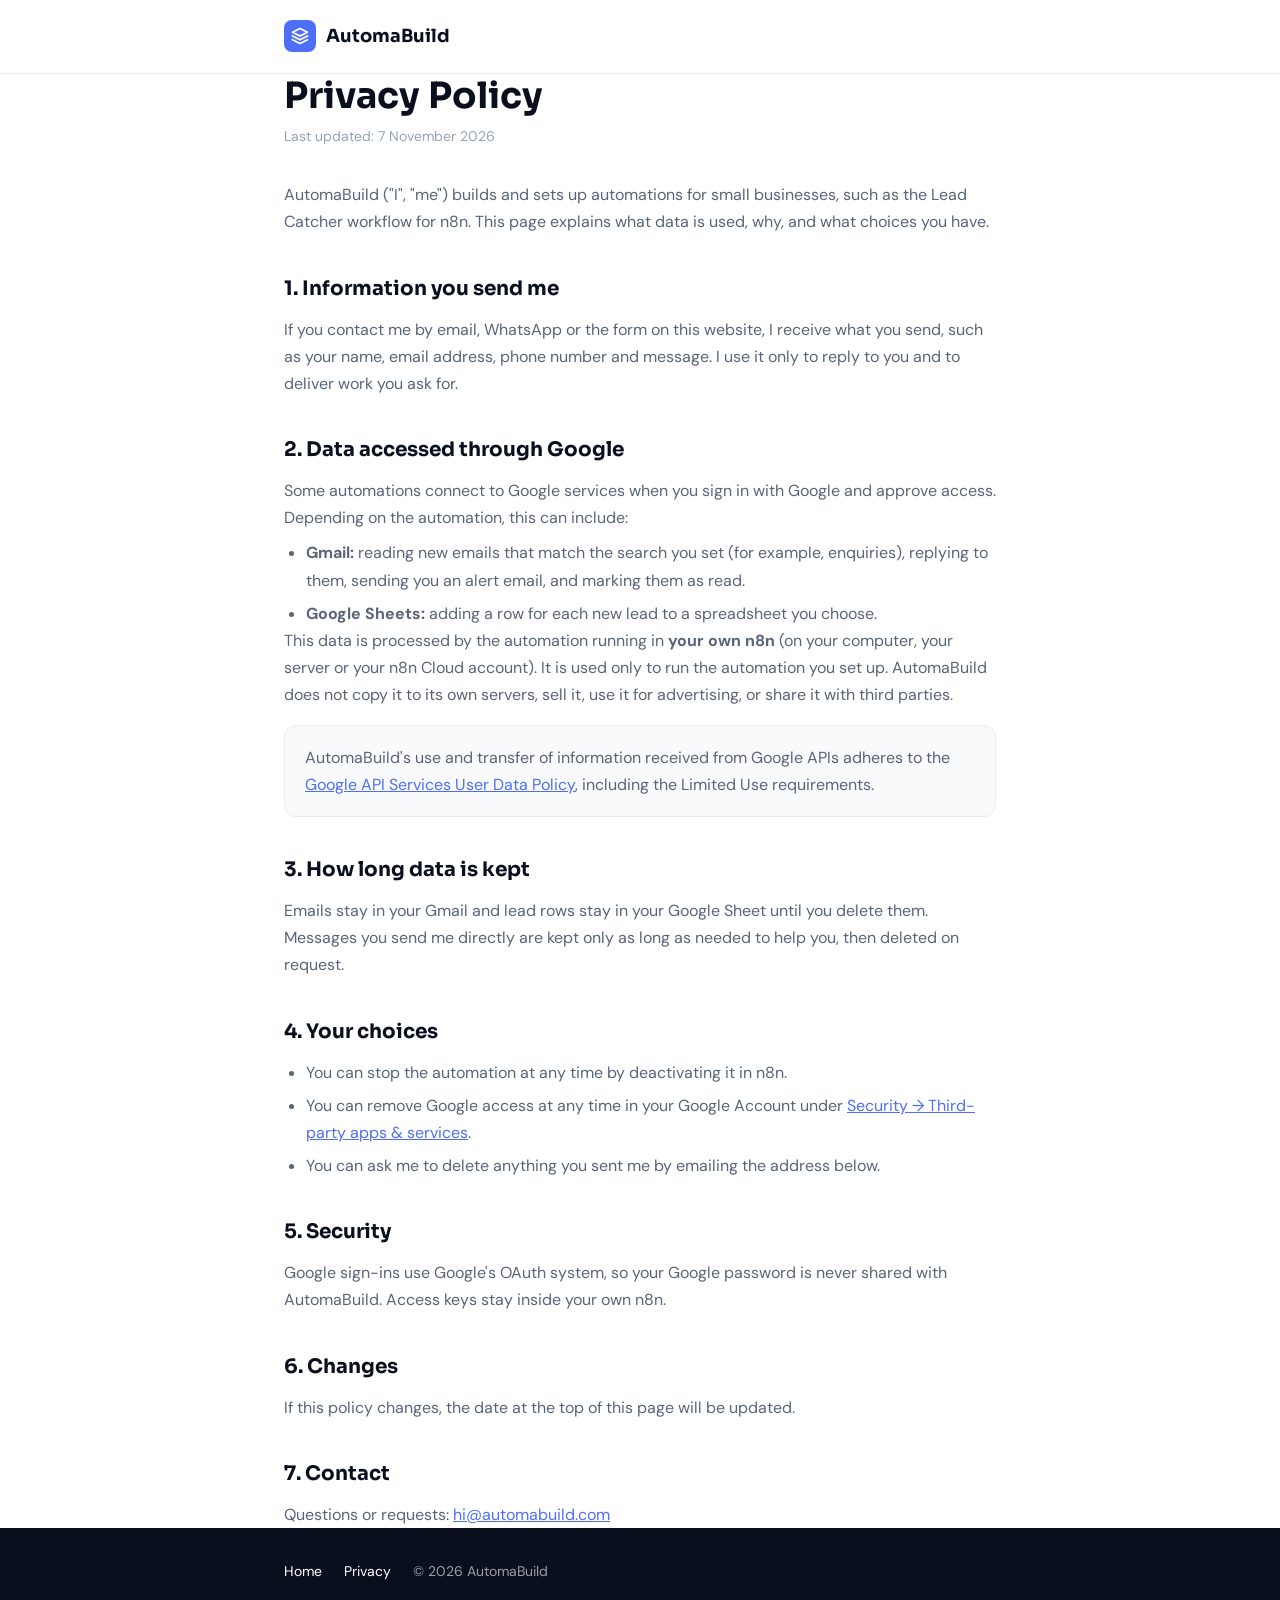
<file: privacy.html>
<!DOCTYPE html>
<html lang="en">
<head>
  <meta charset="UTF-8" />
  <meta name="viewport" content="width=device-width, initial-scale=1.0" />
  <title>Privacy Policy — AutomaBuild</title>
  <meta name="description" content="How AutomaBuild handles your data, including data accessed through Google APIs." />
  <link rel="preconnect" href="https://fonts.googleapis.com" />
  <link rel="preconnect" href="https://fonts.gstatic.com" crossorigin />
  <link href="https://fonts.googleapis.com/css2?family=Sora:wght@600;700&family=DM+Sans:wght@400;500;600&display=swap" rel="stylesheet" />
  <style>
    :root {
      --brand: #4F6EF7;
      --text-primary: #0A0F1E;
      --text-secondary: #5A6478;
      --text-muted: #94A3B8;
      --bg: #FFFFFF;
      --bg-soft: #F8FAFC;
      --border: #E8ECF4;
      --font-display: 'Sora', sans-serif;
      --font-body: 'DM Sans', sans-serif;
    }
    * { box-sizing: border-box; margin: 0; padding: 0; }
    body { font-family: var(--font-body); color: var(--text-primary); background: var(--bg); line-height: 1.7; font-size: 16px; }
    a { color: var(--brand); }
    .container { max-width: 760px; margin: 0 auto; padding: 0 24px; }
    header { border-bottom: 1px solid var(--border); padding: 20px 0; }
    .logo { display: inline-flex; align-items: center; gap: 10px; font-family: var(--font-display); font-weight: 700; font-size: 18px; color: var(--text-primary); text-decoration: none; }
    .logo-mark { width: 32px; height: 32px; border-radius: 8px; background: var(--brand); color: #fff; display: grid; place-items: center; }
    .logo-mark svg { width: 18px; height: 18px; }
    main { padding: 56px 0 72px; }
    h1 { font-family: var(--font-display); font-size: 36px; line-height: 1.2; margin-bottom: 8px; }
    .updated { color: var(--text-muted); font-size: 14px; margin-bottom: 32px; }
    h2 { font-family: var(--font-display); font-size: 20px; margin: 36px 0 10px; }
    p, li { color: var(--text-secondary); }
    p + p { margin-top: 12px; }
    ul { padding-left: 22px; margin-top: 8px; }
    li + li { margin-top: 6px; }
    .note { background: var(--bg-soft); border: 1px solid var(--border); border-radius: 12px; padding: 18px 20px; margin-top: 16px; }
    footer { background: #0A0F1E; color: rgba(255,255,255,0.6); padding: 32px 0; font-size: 14px; }
    footer a { color: #fff; text-decoration: none; margin-right: 18px; }
    @media (max-width: 600px) { h1 { font-size: 28px; } main { padding: 40px 0 56px; } }
  </style>
</head>
<body>
  <header>
    <div class="container">
      <a href="/" class="logo">
        <span class="logo-mark"><svg viewBox="0 0 24 24" fill="none" stroke="currentColor" stroke-width="2.5" stroke-linecap="round" stroke-linejoin="round"><path d="M12 2L2 7l10 5 10-5-10-5z"/><path d="M2 17l10 5 10-5"/><path d="M2 12l10 5 10-5"/></svg></span>
        AutomaBuild
      </a>
    </div>
  </header>

  <main class="container">
    <h1>Privacy Policy</h1>
    <p class="updated">Last updated: 7 November 2026</p>

    <p>AutomaBuild ("I", "me") builds and sets up automations for small businesses, such as the Lead Catcher workflow for n8n. This page explains what data is used, why, and what choices you have.</p>

    <h2>1. Information you send me</h2>
    <p>If you contact me by email, WhatsApp or the form on this website, I receive what you send, such as your name, email address, phone number and message. I use it only to reply to you and to deliver work you ask for.</p>

    <h2>2. Data accessed through Google</h2>
    <p>Some automations connect to Google services when you sign in with Google and approve access. Depending on the automation, this can include:</p>
    <ul>
      <li><strong>Gmail:</strong> reading new emails that match the search you set (for example, enquiries), replying to them, sending you an alert email, and marking them as read.</li>
      <li><strong>Google Sheets:</strong> adding a row for each new lead to a spreadsheet you choose.</li>
    </ul>
    <p>This data is processed by the automation running in <strong>your own n8n</strong> (on your computer, your server or your n8n Cloud account). It is used only to run the automation you set up. AutomaBuild does not copy it to its own servers, sell it, use it for advertising, or share it with third parties.</p>
    <div class="note">
      <p>AutomaBuild's use and transfer of information received from Google APIs adheres to the <a href="https://developers.google.com/terms/api-services-user-data-policy" target="_blank" rel="noopener">Google API Services User Data Policy</a>, including the Limited Use requirements.</p>
    </div>

    <h2>3. How long data is kept</h2>
    <p>Emails stay in your Gmail and lead rows stay in your Google Sheet until you delete them. Messages you send me directly are kept only as long as needed to help you, then deleted on request.</p>

    <h2>4. Your choices</h2>
    <ul>
      <li>You can stop the automation at any time by deactivating it in n8n.</li>
      <li>You can remove Google access at any time in your Google Account under <a href="https://myaccount.google.com/permissions" target="_blank" rel="noopener">Security → Third-party apps &amp; services</a>.</li>
      <li>You can ask me to delete anything you sent me by emailing the address below.</li>
    </ul>

    <h2>5. Security</h2>
    <p>Google sign-ins use Google's OAuth system, so your Google password is never shared with AutomaBuild. Access keys stay inside your own n8n.</p>

    <h2>6. Changes</h2>
    <p>If this policy changes, the date at the top of this page will be updated.</p>

    <h2>7. Contact</h2>
    <p>Questions or requests: <a href="mailto:hi@automabuild.com">hi@automabuild.com</a></p>
  </main>

  <footer>
    <div class="container">
      <a href="/">Home</a>
      <a href="/privacy.html">Privacy</a>
      <span>© 2026 AutomaBuild</span>
    </div>
  </footer>
</body>
</html>
</file>
